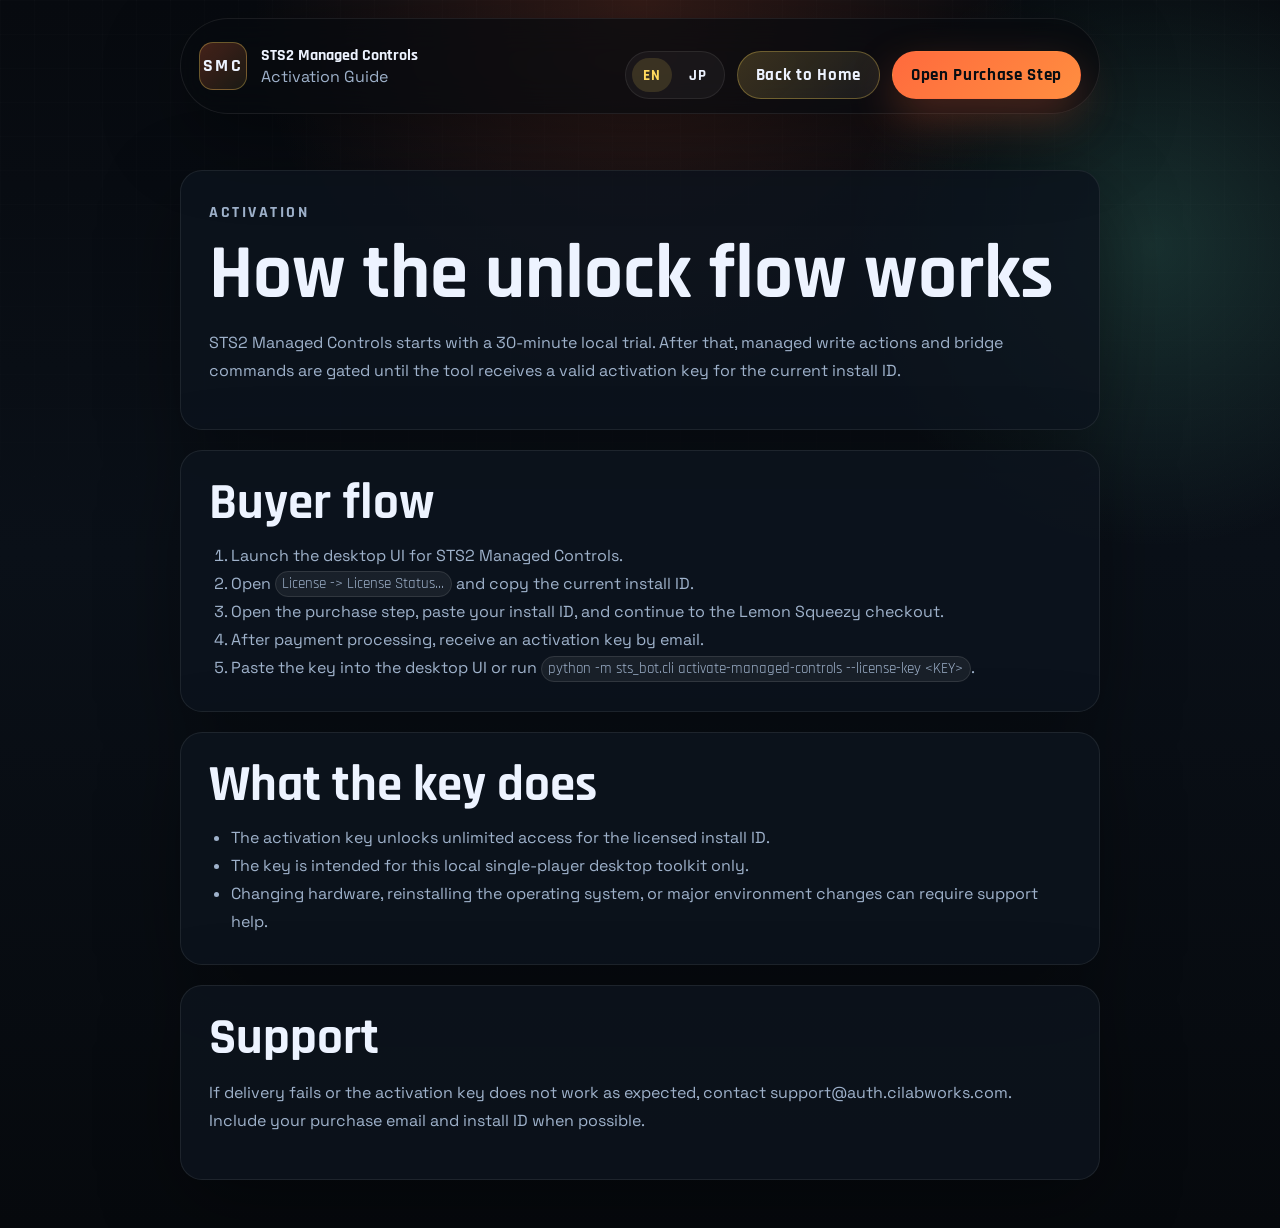
<file: docs/activation.html>
<!DOCTYPE html>
<html lang="en">
<head>
  <meta charset="utf-8">
  <meta name="viewport" content="width=device-width, initial-scale=1">
  <title>Activation Guide | STS2 Managed Controls</title>
  <meta
    name="description"
    content="Activation guide for STS2 Managed Controls. Learn how the local trial, install ID, Lemon Squeezy checkout, and activation key flow work."
  >
  <link rel="preconnect" href="https://fonts.googleapis.com">
  <link rel="preconnect" href="https://fonts.gstatic.com" crossorigin>
  <link
    href="https://fonts.googleapis.com/css2?family=Rajdhani:wght@500;600;700&family=Space+Grotesk:wght@400;500;700&display=swap"
    rel="stylesheet"
  >
  <link rel="stylesheet" href="styles.css">
</head>
<body class="theme-policy">
  <div class="page-shell">
    <header class="topbar">
      <a class="brand" href="index.html">
        <span class="brand-mark">SMC</span>
        <span class="brand-copy">
          <strong>STS2 Managed Controls</strong>
          <span>Activation Guide</span>
        </span>
      </a>
      <div class="policy-actions">
        <div class="language-switcher" aria-label="Language switcher">
          <span class="language-switcher-current">EN</span>
          <a href="jp.html" lang="ja">JP</a>
        </div>
        <a class="button button-secondary" href="index.html">Back to Home</a>
        <a class="button button-primary" href="purchase.html">Open Purchase Step</a>
      </div>
    </header>

    <main class="policy-main">
      <article class="policy-card">
        <p class="eyebrow">Activation</p>
        <h1>How the unlock flow works</h1>
        <p>
          STS2 Managed Controls starts with a 30-minute local trial. After that, managed write actions and bridge
          commands are gated until the tool receives a valid activation key for the current install ID.
        </p>
      </article>

      <article class="policy-card">
        <h2>Buyer flow</h2>
        <ol>
          <li>Launch the desktop UI for STS2 Managed Controls.</li>
          <li>Open <code>License -&gt; License Status...</code> and copy the current install ID.</li>
          <li>Open the purchase step, paste your install ID, and continue to the Lemon Squeezy checkout.</li>
          <li>After payment processing, receive an activation key by email.</li>
          <li>Paste the key into the desktop UI or run <code>python -m sts_bot.cli activate-managed-controls --license-key &lt;KEY&gt;</code>.</li>
        </ol>
      </article>

      <article class="policy-card">
        <h2>What the key does</h2>
        <ul>
          <li>The activation key unlocks unlimited access for the licensed install ID.</li>
          <li>The key is intended for this local single-player desktop toolkit only.</li>
          <li>Changing hardware, reinstalling the operating system, or major environment changes can require support help.</li>
        </ul>
      </article>

      <article class="policy-card">
        <h2>Support</h2>
        <p>
          If delivery fails or the activation key does not work as expected, contact
          <a href="mailto:support@auth.cilabworks.com">support@auth.cilabworks.com</a>.
          Include your purchase email and install ID when possible.
        </p>
      </article>
    </main>
  </div>
</body>
</html>
</file>
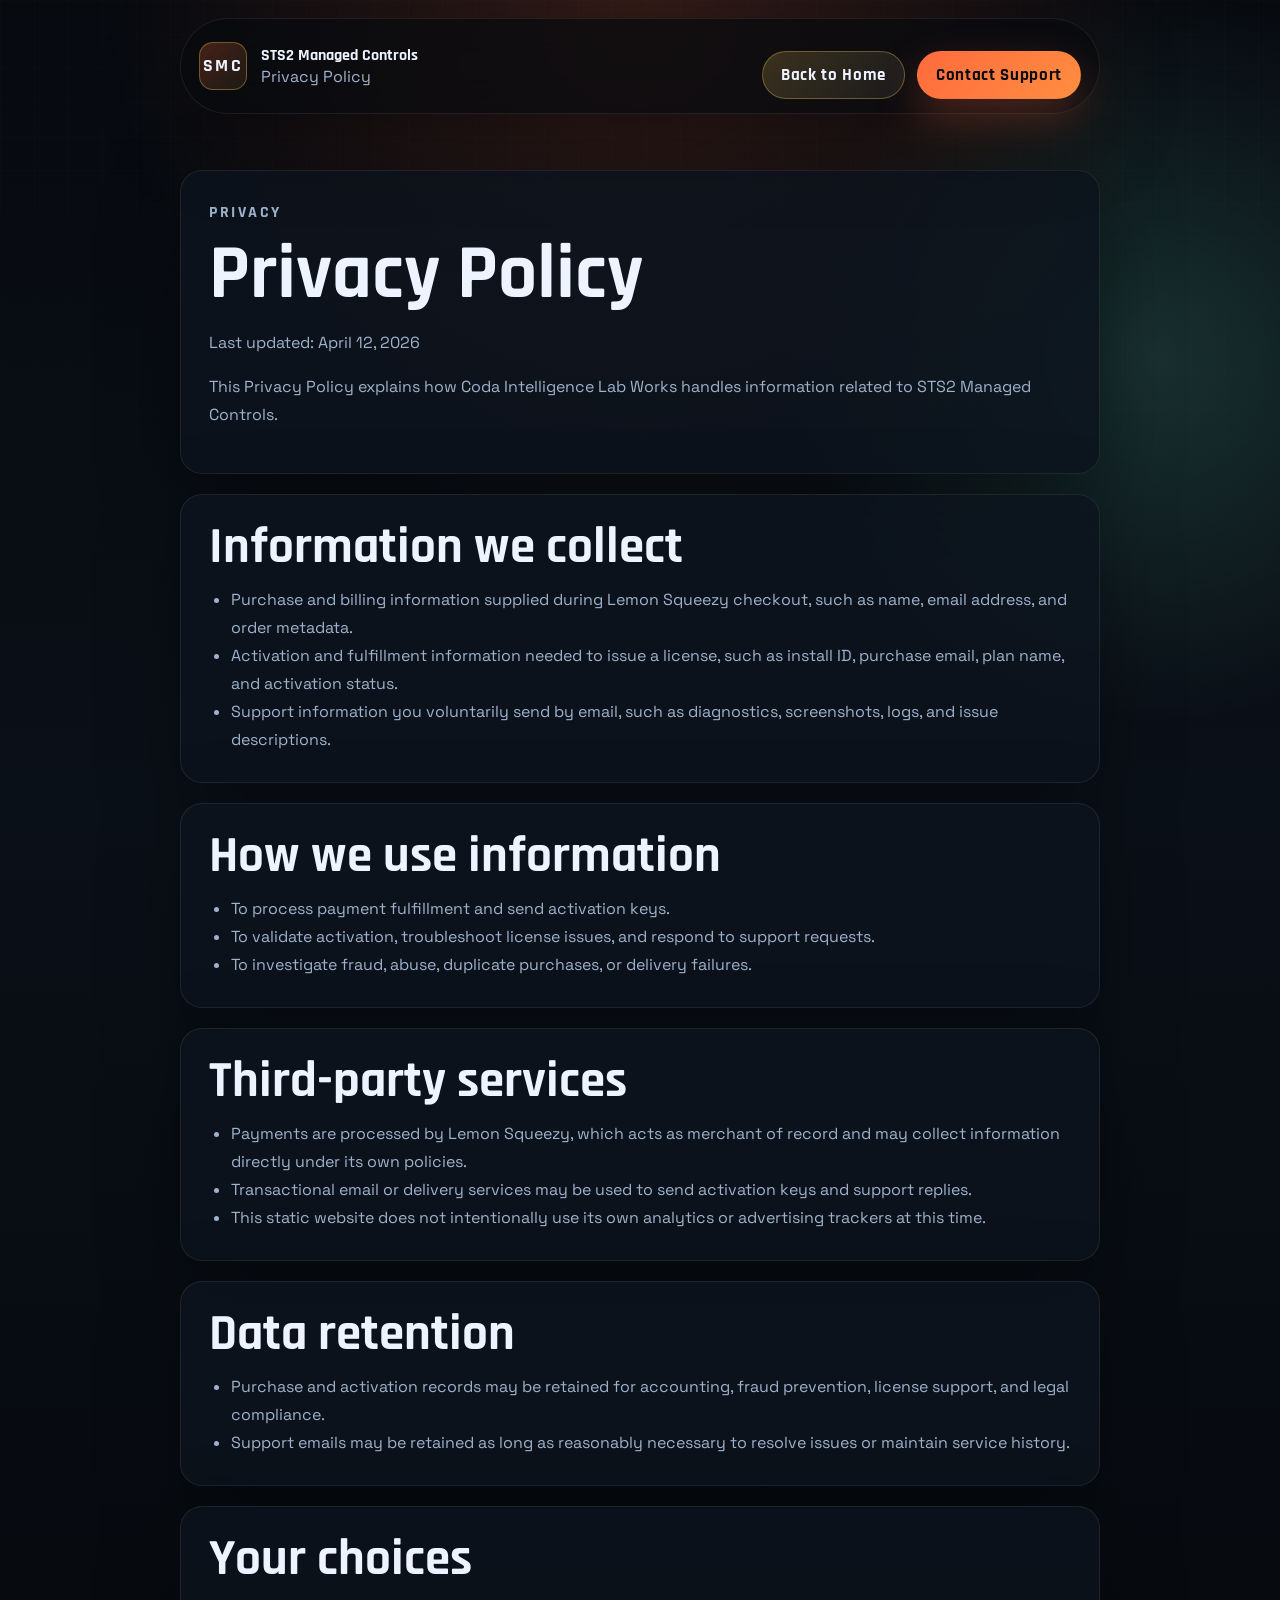
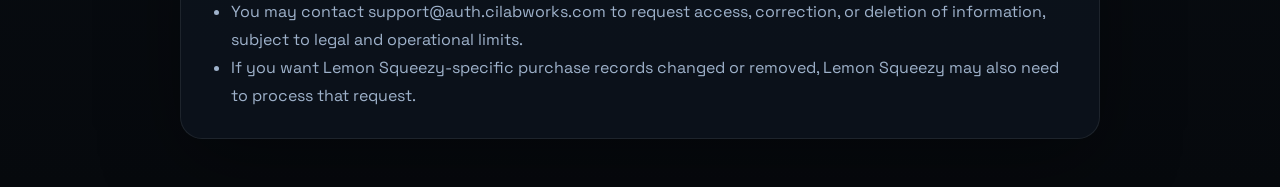
<file: docs/privacy.html>
<!DOCTYPE html>
<html lang="en">
<head>
  <meta charset="utf-8">
  <meta name="viewport" content="width=device-width, initial-scale=1">
  <title>Privacy Policy | STS2 Managed Controls</title>
  <meta
    name="description"
    content="Privacy Policy for STS2 Managed Controls."
  >
  <link rel="preconnect" href="https://fonts.googleapis.com">
  <link rel="preconnect" href="https://fonts.gstatic.com" crossorigin>
  <link
    href="https://fonts.googleapis.com/css2?family=Rajdhani:wght@500;600;700&family=Space+Grotesk:wght@400;500;700&display=swap"
    rel="stylesheet"
  >
  <link rel="stylesheet" href="styles.css">
</head>
<body class="theme-policy">
  <div class="page-shell">
    <header class="topbar">
      <a class="brand" href="index.html">
        <span class="brand-mark">SMC</span>
        <span class="brand-copy">
          <strong>STS2 Managed Controls</strong>
          <span>Privacy Policy</span>
        </span>
      </a>
      <div class="policy-actions">
        <a class="button button-secondary" href="index.html">Back to Home</a>
        <a class="button button-primary" href="mailto:support@auth.cilabworks.com">Contact Support</a>
      </div>
    </header>

    <main class="policy-main">
      <article class="policy-card">
        <p class="eyebrow">Privacy</p>
        <h1>Privacy Policy</h1>
        <p>Last updated: April 12, 2026</p>
        <p>
          This Privacy Policy explains how Coda Intelligence Lab Works handles information related to STS2 Managed Controls.
        </p>
      </article>

      <article class="policy-card">
        <h2>Information we collect</h2>
        <ul>
          <li>Purchase and billing information supplied during Lemon Squeezy checkout, such as name, email address, and order metadata.</li>
          <li>Activation and fulfillment information needed to issue a license, such as install ID, purchase email, plan name, and activation status.</li>
          <li>Support information you voluntarily send by email, such as diagnostics, screenshots, logs, and issue descriptions.</li>
        </ul>
      </article>

      <article class="policy-card">
        <h2>How we use information</h2>
        <ul>
          <li>To process payment fulfillment and send activation keys.</li>
          <li>To validate activation, troubleshoot license issues, and respond to support requests.</li>
          <li>To investigate fraud, abuse, duplicate purchases, or delivery failures.</li>
        </ul>
      </article>

      <article class="policy-card">
        <h2>Third-party services</h2>
        <ul>
          <li>Payments are processed by Lemon Squeezy, which acts as merchant of record and may collect information directly under its own policies.</li>
          <li>Transactional email or delivery services may be used to send activation keys and support replies.</li>
          <li>This static website does not intentionally use its own analytics or advertising trackers at this time.</li>
        </ul>
      </article>

      <article class="policy-card">
        <h2>Data retention</h2>
        <ul>
          <li>Purchase and activation records may be retained for accounting, fraud prevention, license support, and legal compliance.</li>
          <li>Support emails may be retained as long as reasonably necessary to resolve issues or maintain service history.</li>
        </ul>
      </article>

      <article class="policy-card">
        <h2>Your choices</h2>
        <ul>
          <li>You may contact <a href="mailto:support@auth.cilabworks.com">support@auth.cilabworks.com</a> to request access, correction, or deletion of information, subject to legal and operational limits.</li>
          <li>If you want Lemon Squeezy-specific purchase records changed or removed, Lemon Squeezy may also need to process that request.</li>
        </ul>
      </article>
    </main>
  </div>
</body>
</html>
</file>
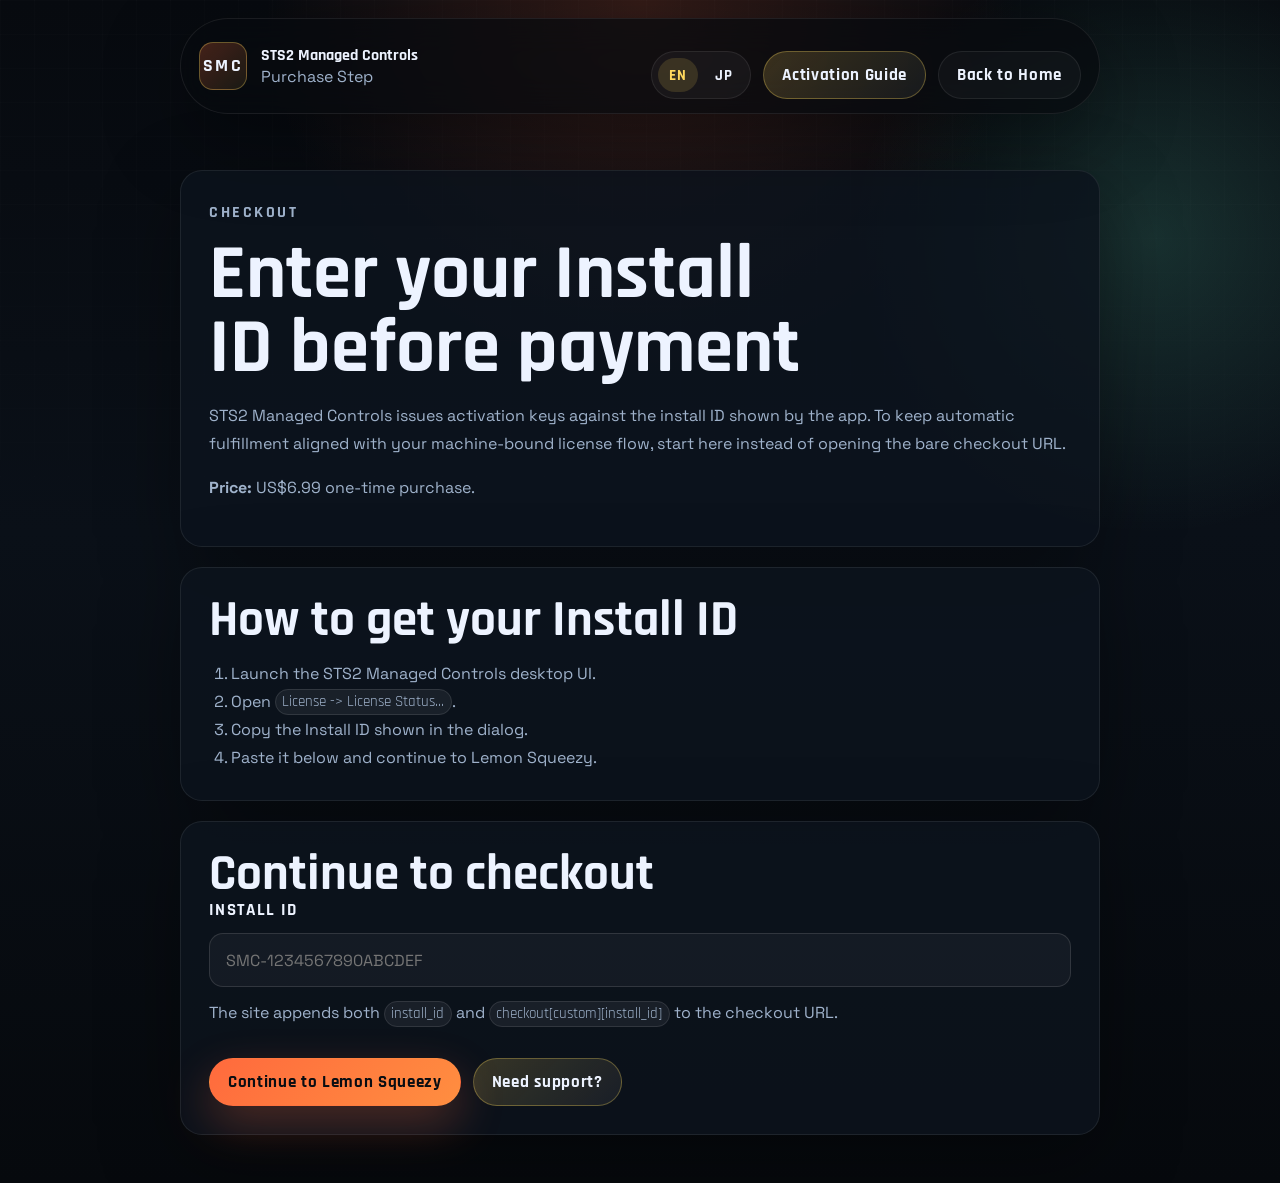
<file: docs/purchase.html>
<!DOCTYPE html>
<html lang="en">
<head>
  <meta charset="utf-8">
  <meta name="viewport" content="width=device-width, initial-scale=1">
  <title>Purchase | STS2 Managed Controls</title>
  <meta
    name="description"
    content="Purchase step for STS2 Managed Controls. Paste your install ID and continue to the Lemon Squeezy checkout."
  >
  <link rel="preconnect" href="https://fonts.googleapis.com">
  <link rel="preconnect" href="https://fonts.gstatic.com" crossorigin>
  <link
    href="https://fonts.googleapis.com/css2?family=Rajdhani:wght@500;600;700&family=Space+Grotesk:wght@400;500;700&display=swap"
    rel="stylesheet"
  >
  <link rel="stylesheet" href="styles.css">
</head>
<body class="theme-policy">
  <div class="page-shell">
    <header class="topbar">
      <a class="brand" href="index.html">
        <span class="brand-mark">SMC</span>
        <span class="brand-copy">
          <strong>STS2 Managed Controls</strong>
          <span>Purchase Step</span>
        </span>
      </a>
      <div class="policy-actions">
        <div class="language-switcher" aria-label="Language switcher">
          <span class="language-switcher-current">EN</span>
          <a href="jp.html" lang="ja">JP</a>
        </div>
        <a class="button button-secondary" href="activation.html">Activation Guide</a>
        <a class="button button-ghost" href="index.html">Back to Home</a>
      </div>
    </header>

    <main class="policy-main">
      <article class="policy-card">
        <p class="eyebrow">Checkout</p>
        <h1>Enter your Install ID before payment</h1>
        <p>
          STS2 Managed Controls issues activation keys against the install ID shown by the app. To keep automatic
          fulfillment aligned with your machine-bound license flow, start here instead of opening the bare checkout URL.
        </p>
        <p><strong>Price:</strong> US$6.99 one-time purchase.</p>
      </article>

      <article class="policy-card">
        <h2>How to get your Install ID</h2>
        <ol>
          <li>Launch the STS2 Managed Controls desktop UI.</li>
          <li>Open <code>License -&gt; License Status...</code>.</li>
          <li>Copy the Install ID shown in the dialog.</li>
          <li>Paste it below and continue to Lemon Squeezy.</li>
        </ol>
      </article>

      <article class="policy-card">
        <h2>Continue to checkout</h2>
        <form class="purchase-form" id="purchase-form">
          <label class="field-label" for="install-id">Install ID</label>
          <input
            id="install-id"
            class="field-input"
            name="install_id"
            type="text"
            placeholder="SMC-1234567890ABCDEF"
            autocomplete="off"
            required
          >
          <p class="field-help">
            The site appends both <code>install_id</code> and <code>checkout[custom][install_id]</code> to the checkout URL.
          </p>
          <div class="policy-actions">
            <button class="button button-primary" type="submit">Continue to Lemon Squeezy</button>
            <a class="button button-secondary" href="mailto:support@auth.cilabworks.com">Need support?</a>
          </div>
        </form>
      </article>
    </main>
  </div>

  <script>
    (function () {
      const checkoutBase = "https://cilabworks.lemonsqueezy.com/checkout/buy/426f640c-66bd-4ab1-a1b6-6c18b447d8fd";
      const form = document.getElementById("purchase-form");
      const input = document.getElementById("install-id");
      const params = new URLSearchParams(window.location.search);
      const existingInstallId = params.get("install_id");

      if (existingInstallId) {
        input.value = existingInstallId;
      }

      form.addEventListener("submit", function (event) {
        event.preventDefault();
        const installId = input.value.trim();
        if (!installId) {
          input.focus();
          return;
        }

        const checkoutUrl = new URL(checkoutBase);
        checkoutUrl.searchParams.set("install_id", installId);
        checkoutUrl.searchParams.set("checkout[custom][install_id]", installId);
        window.location.href = checkoutUrl.toString();
      });
    }());
  </script>
</body>
</html>
</file>
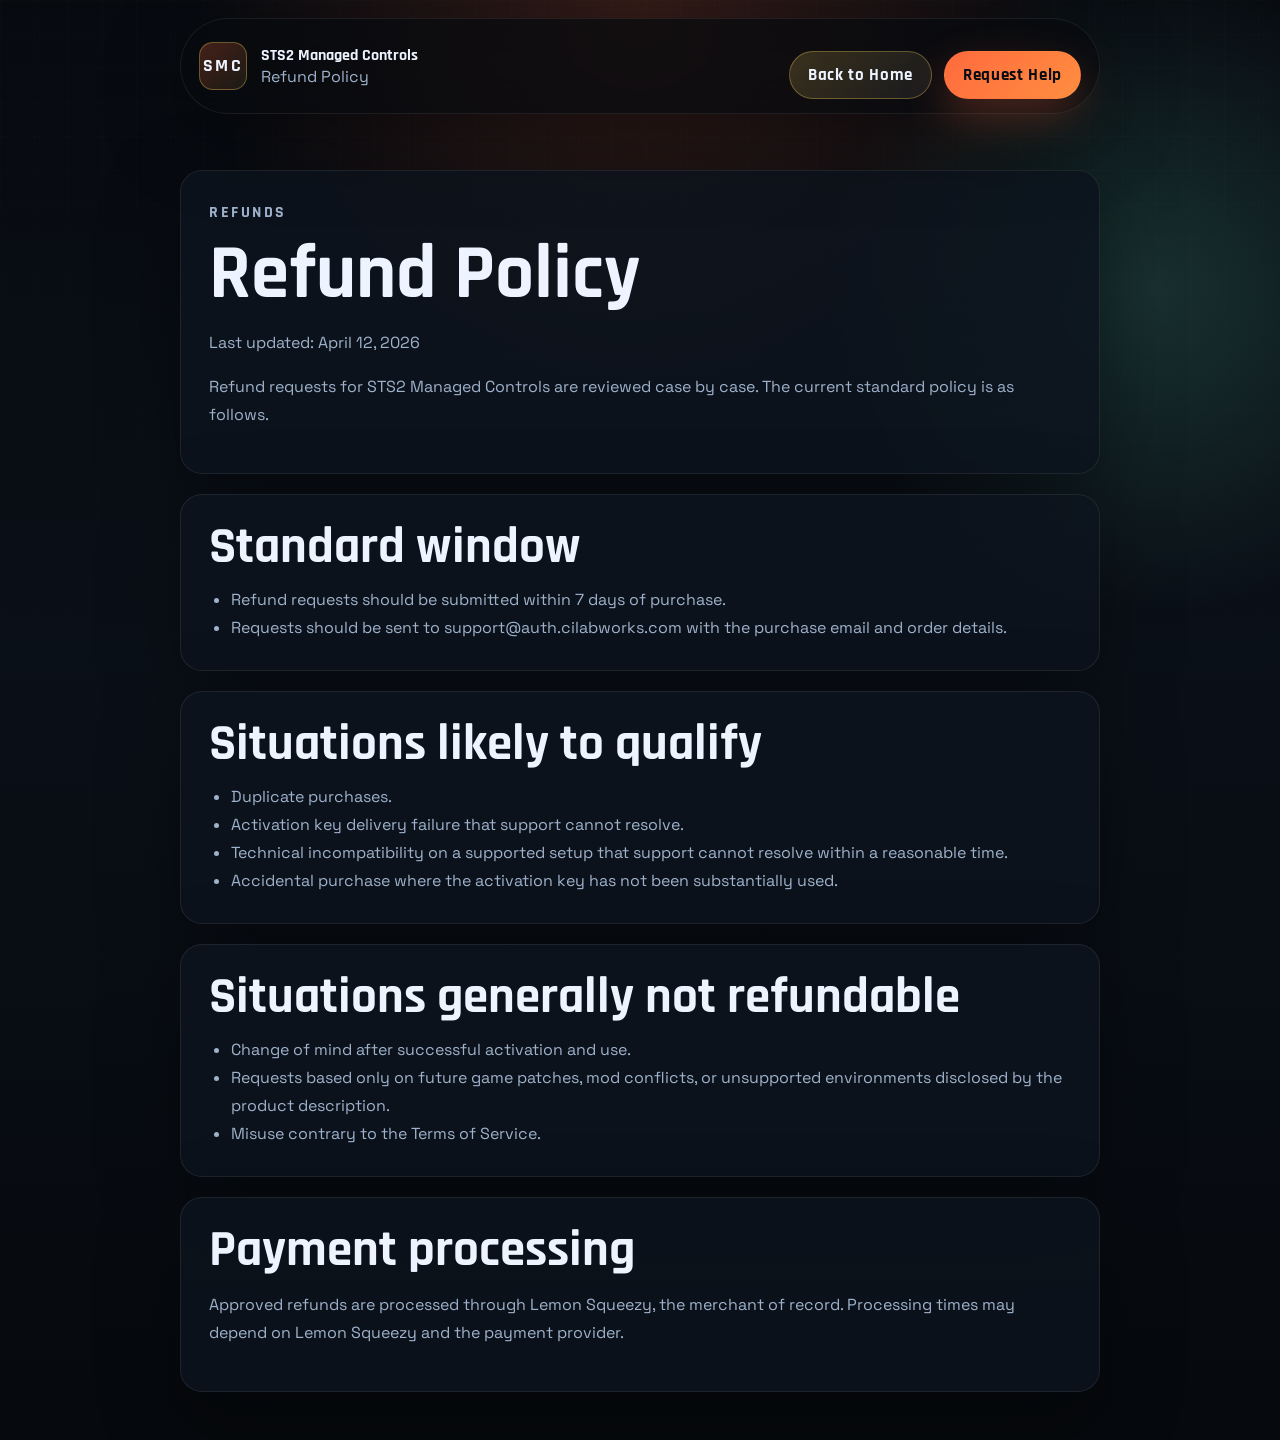
<file: docs/refund.html>
<!DOCTYPE html>
<html lang="en">
<head>
  <meta charset="utf-8">
  <meta name="viewport" content="width=device-width, initial-scale=1">
  <title>Refund Policy | STS2 Managed Controls</title>
  <meta
    name="description"
    content="Refund Policy for STS2 Managed Controls."
  >
  <link rel="preconnect" href="https://fonts.googleapis.com">
  <link rel="preconnect" href="https://fonts.gstatic.com" crossorigin>
  <link
    href="https://fonts.googleapis.com/css2?family=Rajdhani:wght@500;600;700&family=Space+Grotesk:wght@400;500;700&display=swap"
    rel="stylesheet"
  >
  <link rel="stylesheet" href="styles.css">
</head>
<body class="theme-policy">
  <div class="page-shell">
    <header class="topbar">
      <a class="brand" href="index.html">
        <span class="brand-mark">SMC</span>
        <span class="brand-copy">
          <strong>STS2 Managed Controls</strong>
          <span>Refund Policy</span>
        </span>
      </a>
      <div class="policy-actions">
        <a class="button button-secondary" href="index.html">Back to Home</a>
        <a class="button button-primary" href="mailto:support@auth.cilabworks.com">Request Help</a>
      </div>
    </header>

    <main class="policy-main">
      <article class="policy-card">
        <p class="eyebrow">Refunds</p>
        <h1>Refund Policy</h1>
        <p>Last updated: April 12, 2026</p>
        <p>
          Refund requests for STS2 Managed Controls are reviewed case by case. The current standard policy is as follows.
        </p>
      </article>

      <article class="policy-card">
        <h2>Standard window</h2>
        <ul>
          <li>Refund requests should be submitted within 7 days of purchase.</li>
          <li>Requests should be sent to <a href="mailto:support@auth.cilabworks.com">support@auth.cilabworks.com</a> with the purchase email and order details.</li>
        </ul>
      </article>

      <article class="policy-card">
        <h2>Situations likely to qualify</h2>
        <ul>
          <li>Duplicate purchases.</li>
          <li>Activation key delivery failure that support cannot resolve.</li>
          <li>Technical incompatibility on a supported setup that support cannot resolve within a reasonable time.</li>
          <li>Accidental purchase where the activation key has not been substantially used.</li>
        </ul>
      </article>

      <article class="policy-card">
        <h2>Situations generally not refundable</h2>
        <ul>
          <li>Change of mind after successful activation and use.</li>
          <li>Requests based only on future game patches, mod conflicts, or unsupported environments disclosed by the product description.</li>
          <li>Misuse contrary to the Terms of Service.</li>
        </ul>
      </article>

      <article class="policy-card">
        <h2>Payment processing</h2>
        <p>
          Approved refunds are processed through Lemon Squeezy, the merchant of record. Processing times may depend on
          Lemon Squeezy and the payment provider.
        </p>
      </article>
    </main>
  </div>
</body>
</html>
</file>
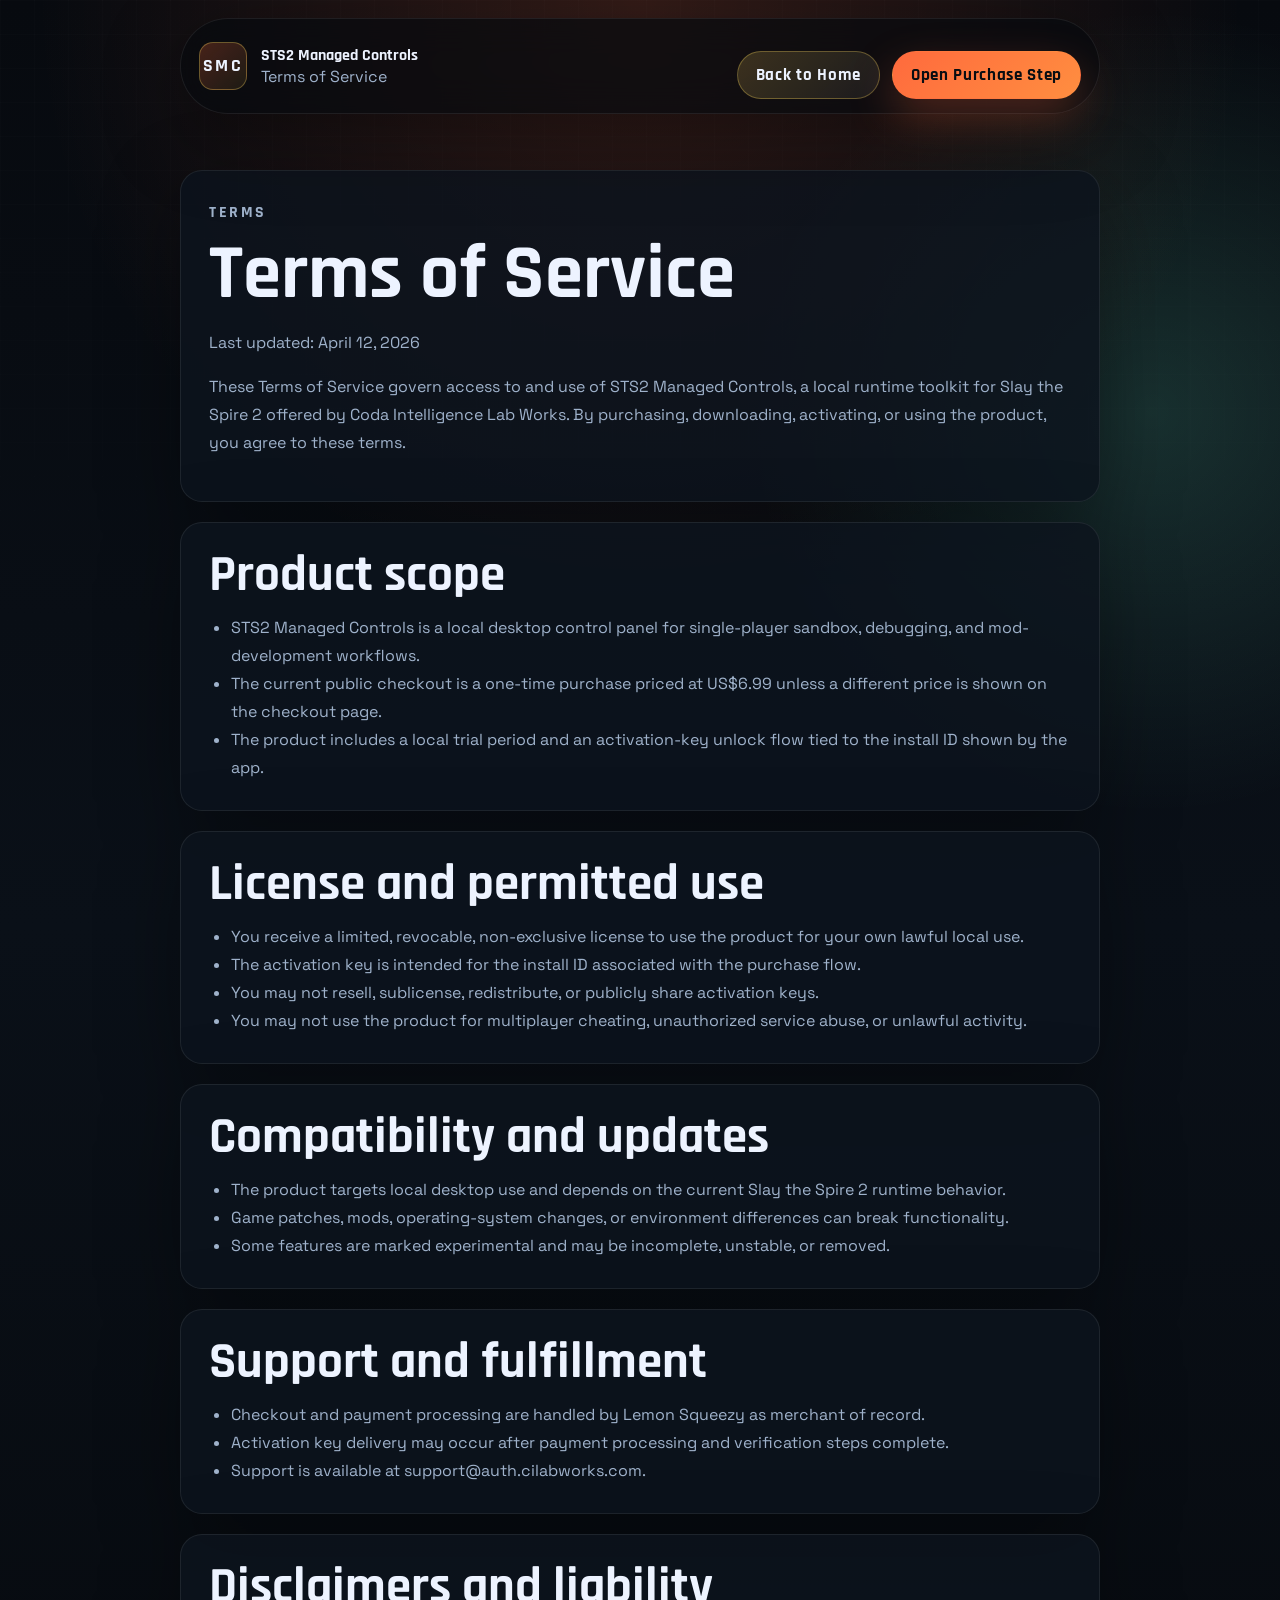
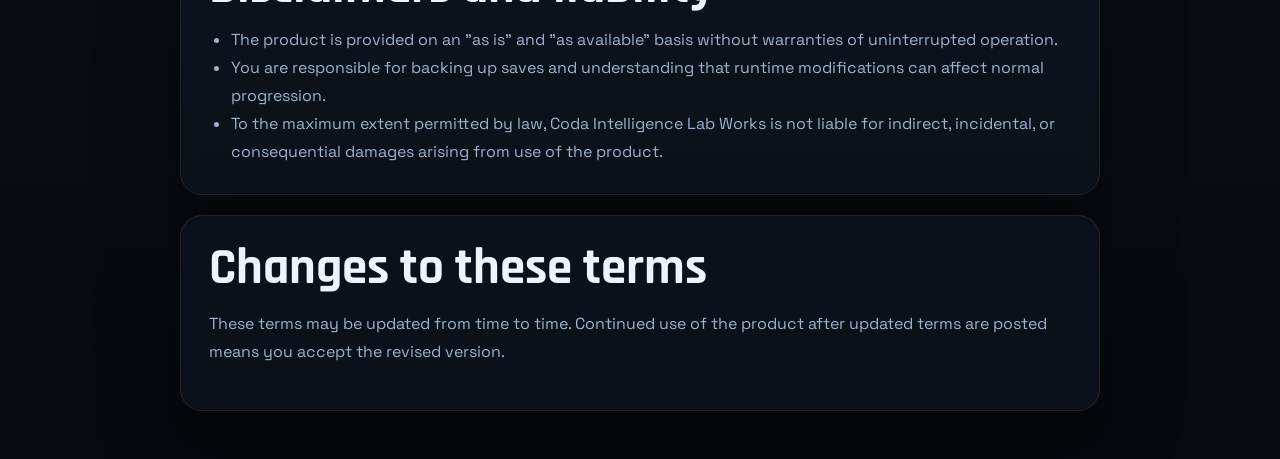
<file: docs/terms.html>
<!DOCTYPE html>
<html lang="en">
<head>
  <meta charset="utf-8">
  <meta name="viewport" content="width=device-width, initial-scale=1">
  <title>Terms of Service | STS2 Managed Controls</title>
  <meta
    name="description"
    content="Terms of Service for STS2 Managed Controls, a local single-player runtime toolkit for Slay the Spire 2."
  >
  <link rel="preconnect" href="https://fonts.googleapis.com">
  <link rel="preconnect" href="https://fonts.gstatic.com" crossorigin>
  <link
    href="https://fonts.googleapis.com/css2?family=Rajdhani:wght@500;600;700&family=Space+Grotesk:wght@400;500;700&display=swap"
    rel="stylesheet"
  >
  <link rel="stylesheet" href="styles.css">
</head>
<body class="theme-policy">
  <div class="page-shell">
    <header class="topbar">
      <a class="brand" href="index.html">
        <span class="brand-mark">SMC</span>
        <span class="brand-copy">
          <strong>STS2 Managed Controls</strong>
          <span>Terms of Service</span>
        </span>
      </a>
      <div class="policy-actions">
        <a class="button button-secondary" href="index.html">Back to Home</a>
        <a class="button button-primary" href="purchase.html">Open Purchase Step</a>
      </div>
    </header>

    <main class="policy-main">
      <article class="policy-card">
        <p class="eyebrow">Terms</p>
        <h1>Terms of Service</h1>
        <p>Last updated: April 12, 2026</p>
        <p>
          These Terms of Service govern access to and use of STS2 Managed Controls, a local runtime toolkit for
          Slay the Spire 2 offered by Coda Intelligence Lab Works. By purchasing, downloading, activating, or using
          the product, you agree to these terms.
        </p>
      </article>

      <article class="policy-card">
        <h2>Product scope</h2>
        <ul>
          <li>STS2 Managed Controls is a local desktop control panel for single-player sandbox, debugging, and mod-development workflows.</li>
          <li>The current public checkout is a one-time purchase priced at US$6.99 unless a different price is shown on the checkout page.</li>
          <li>The product includes a local trial period and an activation-key unlock flow tied to the install ID shown by the app.</li>
        </ul>
      </article>

      <article class="policy-card">
        <h2>License and permitted use</h2>
        <ul>
          <li>You receive a limited, revocable, non-exclusive license to use the product for your own lawful local use.</li>
          <li>The activation key is intended for the install ID associated with the purchase flow.</li>
          <li>You may not resell, sublicense, redistribute, or publicly share activation keys.</li>
          <li>You may not use the product for multiplayer cheating, unauthorized service abuse, or unlawful activity.</li>
        </ul>
      </article>

      <article class="policy-card">
        <h2>Compatibility and updates</h2>
        <ul>
          <li>The product targets local desktop use and depends on the current Slay the Spire 2 runtime behavior.</li>
          <li>Game patches, mods, operating-system changes, or environment differences can break functionality.</li>
          <li>Some features are marked experimental and may be incomplete, unstable, or removed.</li>
        </ul>
      </article>

      <article class="policy-card">
        <h2>Support and fulfillment</h2>
        <ul>
          <li>Checkout and payment processing are handled by Lemon Squeezy as merchant of record.</li>
          <li>Activation key delivery may occur after payment processing and verification steps complete.</li>
          <li>Support is available at <a href="mailto:support@auth.cilabworks.com">support@auth.cilabworks.com</a>.</li>
        </ul>
      </article>

      <article class="policy-card">
        <h2>Disclaimers and liability</h2>
        <ul>
          <li>The product is provided on an &quot;as is&quot; and &quot;as available&quot; basis without warranties of uninterrupted operation.</li>
          <li>You are responsible for backing up saves and understanding that runtime modifications can affect normal progression.</li>
          <li>To the maximum extent permitted by law, Coda Intelligence Lab Works is not liable for indirect, incidental, or consequential damages arising from use of the product.</li>
        </ul>
      </article>

      <article class="policy-card">
        <h2>Changes to these terms</h2>
        <p>
          These terms may be updated from time to time. Continued use of the product after updated terms are posted
          means you accept the revised version.
        </p>
      </article>
    </main>
  </div>
</body>
</html>
</file>
<file: docs/styles.css>
:root {
  --bg: #090d12;
  --bg-soft: #111925;
  --panel: rgba(13, 20, 30, 0.82);
  --panel-strong: #0f1824;
  --line: rgba(255, 255, 255, 0.08);
  --text: #edf3ff;
  --muted: #9fb2cb;
  --accent: #ff6a3d;
  --accent-2: #ffd95e;
  --signal: #74ffd4;
  --warning: #ffb86a;
  --shadow: 0 24px 80px rgba(0, 0, 0, 0.35);
  --radius: 22px;
  --content: 1180px;
}

* {
  box-sizing: border-box;
}

html {
  scroll-behavior: smooth;
}

body {
  margin: 0;
  color: var(--text);
  background:
    radial-gradient(circle at top, rgba(255, 106, 61, 0.18), transparent 28%),
    radial-gradient(circle at 90% 20%, rgba(116, 255, 212, 0.15), transparent 20%),
    linear-gradient(180deg, #070a0f 0%, #0a1018 45%, #06090d 100%);
  font-family: "Space Grotesk", sans-serif;
}

body.theme-jp {
  font-family: "Noto Sans JP", "Space Grotesk", sans-serif;
}

.theme-jp {
  font-family: "Noto Sans JP", "Space Grotesk", sans-serif;
}

.theme-jp .brand-copy strong,
.theme-jp .topnav,
.theme-jp .eyebrow,
.theme-jp h1,
.theme-jp h2,
.theme-jp h3,
.theme-jp .button,
.theme-jp .price-line strong,
.theme-jp .field-label {
  font-family: "Noto Sans JP", "Space Grotesk", sans-serif;
}

body::before {
  position: fixed;
  inset: 0;
  z-index: -1;
  background:
    linear-gradient(rgba(255, 255, 255, 0.03) 1px, transparent 1px),
    linear-gradient(90deg, rgba(255, 255, 255, 0.03) 1px, transparent 1px);
  background-size: 34px 34px;
  mask-image: linear-gradient(180deg, rgba(0, 0, 0, 0.42), transparent 92%);
  content: "";
}

a {
  color: inherit;
  text-decoration: none;
}

img,
video {
  display: block;
  max-width: 100%;
  border-radius: calc(var(--radius) - 6px);
}

code {
  padding: 0.15rem 0.4rem;
  border: 1px solid rgba(255, 255, 255, 0.1);
  border-radius: 999px;
  background: rgba(255, 255, 255, 0.06);
  font-family: "Rajdhani", sans-serif;
  font-size: 0.95em;
}

.page-shell {
  width: min(calc(100% - 32px), var(--content));
  margin: 0 auto;
  padding-bottom: 48px;
}

.topbar {
  position: sticky;
  top: 0;
  z-index: 10;
  display: flex;
  align-items: center;
  justify-content: space-between;
  gap: 18px;
  margin-top: 18px;
  padding: 14px 18px;
  border: 1px solid var(--line);
  border-radius: 999px;
  background: rgba(7, 10, 15, 0.72);
  backdrop-filter: blur(18px);
  box-shadow: var(--shadow);
}

.brand {
  display: inline-flex;
  align-items: center;
  gap: 14px;
}

.brand-mark {
  display: grid;
  place-items: center;
  width: 48px;
  height: 48px;
  border: 1px solid rgba(255, 217, 94, 0.32);
  border-radius: 14px;
  background: linear-gradient(135deg, rgba(255, 106, 61, 0.25), rgba(255, 217, 94, 0.08));
  font-family: "Rajdhani", sans-serif;
  font-size: 1.1rem;
  font-weight: 700;
  letter-spacing: 0.12em;
}

.brand-copy {
  display: grid;
}

.brand-copy strong,
.topnav,
.eyebrow,
h1,
h2,
h3,
.button,
.status-pill,
.price-line strong {
  font-family: "Rajdhani", sans-serif;
}

.brand-copy span,
.topnav a,
.footer,
.lede,
.feature-card p,
.faq-card p,
.split-card p,
.timeline p,
.proof-card p {
  color: var(--muted);
}

.topnav {
  display: inline-flex;
  flex-wrap: wrap;
  gap: 16px;
  font-size: 1.05rem;
}

.topbar-actions {
  display: inline-flex;
  align-items: center;
  gap: 12px;
}

.language-switcher {
  display: inline-flex;
  align-items: center;
  gap: 6px;
  padding: 6px;
  border: 1px solid var(--line);
  border-radius: 999px;
  background: rgba(255, 255, 255, 0.04);
}

.language-switcher a,
.language-switcher span {
  display: inline-flex;
  align-items: center;
  justify-content: center;
  min-width: 40px;
  min-height: 34px;
  padding: 0 10px;
  border-radius: 999px;
  font-family: "Rajdhani", sans-serif;
  font-size: 0.95rem;
  font-weight: 700;
  letter-spacing: 0.08em;
  text-transform: uppercase;
}

.language-switcher-current {
  background: rgba(255, 217, 94, 0.14);
  color: var(--accent-2);
}

.language-switcher a:hover {
  color: var(--accent-2);
}

.topnav a:hover,
.footer-links a:hover {
  color: var(--accent-2);
}

.button {
  display: inline-flex;
  align-items: center;
  justify-content: center;
  min-height: 48px;
  padding: 0 18px;
  border: 1px solid transparent;
  border-radius: 999px;
  font-size: 1.05rem;
  font-weight: 700;
  letter-spacing: 0.04em;
  transition: transform 0.2s ease, border-color 0.2s ease, background 0.2s ease;
}

.button:hover {
  transform: translateY(-1px);
}

.button-primary {
  background: linear-gradient(135deg, var(--accent), #ff8e40);
  color: #090d12;
  box-shadow: 0 18px 45px rgba(255, 106, 61, 0.28);
}

.button-secondary {
  border-color: rgba(255, 217, 94, 0.3);
  background: linear-gradient(135deg, rgba(255, 217, 94, 0.18), rgba(255, 255, 255, 0.06));
}

.button-ghost {
  border-color: var(--line);
  background: rgba(255, 255, 255, 0.03);
}

.hero {
  display: grid;
  grid-template-columns: 1.1fr 0.9fr;
  gap: 28px;
  padding: 68px 0 36px;
}

.hero-copy,
.hero-panel-card,
.proof-card,
.feature-card,
.split-card,
.video-card,
.pricing-card,
.faq-card,
.policy-card,
.timeline article {
  border: 1px solid var(--line);
  border-radius: var(--radius);
  background: var(--panel);
  box-shadow: var(--shadow);
}

.hero-copy {
  padding: 34px;
}

.hero-panel-card {
  padding: 18px;
  background:
    linear-gradient(180deg, rgba(255, 106, 61, 0.08), transparent 24%),
    rgba(9, 14, 21, 0.92);
}

.eyebrow {
  margin: 0 0 12px;
  color: var(--accent-2);
  font-size: 1rem;
  font-weight: 700;
  letter-spacing: 0.16em;
  text-transform: uppercase;
}

h1,
h2,
h3 {
  margin: 0;
  line-height: 0.96;
  font-weight: 700;
}

h1 {
  font-size: clamp(3.2rem, 6vw, 5.8rem);
  text-wrap: balance;
}

h2 {
  font-size: clamp(2.2rem, 4vw, 3.5rem);
}

h3 {
  font-size: 1.8rem;
}

.lede {
  max-width: 60ch;
  margin: 18px 0 0;
  font-size: 1.08rem;
  line-height: 1.7;
}

.hero-actions {
  display: flex;
  flex-wrap: wrap;
  gap: 14px;
  margin-top: 28px;
}

.hero-points,
.checklist {
  display: grid;
  gap: 10px;
  padding: 0;
  margin: 28px 0 0;
  list-style: none;
}

.hero-points li,
.checklist li {
  position: relative;
  padding-left: 24px;
  color: var(--muted);
}

.hero-points li::before,
.checklist li::before {
  position: absolute;
  top: 0.08rem;
  left: 0;
  color: var(--signal);
  content: "+";
}

.status-row {
  display: flex;
  align-items: center;
  justify-content: space-between;
  gap: 12px;
  margin-bottom: 16px;
}

.status-pill {
  display: inline-flex;
  align-items: center;
  min-height: 32px;
  padding: 0 12px;
  border-radius: 999px;
  background: rgba(116, 255, 212, 0.13);
  color: var(--signal);
  font-size: 0.95rem;
  font-weight: 700;
  letter-spacing: 0.12em;
  text-transform: uppercase;
}

.status-text {
  color: var(--muted);
  font-size: 0.95rem;
}

.stat-grid,
.feature-grid,
.faq-grid {
  display: grid;
  gap: 18px;
}

.stat-grid {
  grid-template-columns: repeat(3, 1fr);
  margin-top: 18px;
}

.stat-grid article {
  padding: 14px;
  border: 1px solid rgba(255, 255, 255, 0.07);
  border-radius: 16px;
  background: rgba(255, 255, 255, 0.03);
}

.stat-grid span {
  display: block;
  color: var(--muted);
  font-size: 0.92rem;
}

.stat-grid strong {
  display: block;
  margin-top: 6px;
  font-size: 1rem;
  line-height: 1.3;
}

.pulse-strip {
  display: flex;
  flex-wrap: wrap;
  gap: 12px;
  padding: 12px 0 0;
}

.pulse-strip div {
  padding: 10px 14px;
  border: 1px solid rgba(255, 255, 255, 0.08);
  border-radius: 999px;
  background: rgba(255, 255, 255, 0.03);
  color: var(--muted);
}

.section {
  padding: 60px 0 0;
}

.section-heading {
  max-width: 780px;
  margin-bottom: 24px;
}

.section-heading p:last-child {
  line-height: 1.7;
}

.proof-grid,
.split-section,
.video-grid {
  display: grid;
  gap: 20px;
}

.proof-grid,
.split-section {
  grid-template-columns: repeat(2, minmax(0, 1fr));
}

.video-grid {
  grid-template-columns: repeat(2, minmax(0, 1fr));
  margin-top: 20px;
}

.proof-card,
.video-card,
.pricing-card,
.faq-card,
.policy-card,
.split-card {
  padding: 24px;
}

.media-card {
  overflow: hidden;
}

.proof-video-card {
  display: grid;
  gap: 14px;
}

.proof-video-card p {
  margin: 0;
}

.feature-grid {
  grid-template-columns: repeat(3, minmax(0, 1fr));
}

.feature-card {
  padding: 22px;
}

.feature-card p,
.faq-card p,
.split-card p,
.proof-card p,
.timeline p {
  margin-top: 12px;
  line-height: 1.7;
}

.split-card-warning {
  background:
    linear-gradient(180deg, rgba(255, 184, 106, 0.08), transparent 26%),
    rgba(11, 17, 25, 0.9);
}

.timeline {
  display: grid;
  grid-template-columns: repeat(4, minmax(0, 1fr));
  gap: 18px;
}

.timeline article {
  padding: 22px;
}

.timeline span {
  display: inline-flex;
  align-items: center;
  justify-content: center;
  width: 44px;
  height: 44px;
  border-radius: 12px;
  background: rgba(255, 106, 61, 0.14);
  color: var(--accent-2);
  font-family: "Rajdhani", sans-serif;
  font-size: 1.1rem;
  font-weight: 700;
}

.timeline h3 {
  margin-top: 16px;
  font-size: 1.55rem;
}

.pricing-section {
  display: flex;
  justify-content: center;
}

.pricing-card {
  width: min(100%, 780px);
  background:
    radial-gradient(circle at top right, rgba(255, 106, 61, 0.18), transparent 28%),
    rgba(9, 14, 21, 0.94);
}

.price-line {
  display: flex;
  align-items: baseline;
  gap: 16px;
  margin-top: 18px;
}

.price-line strong {
  font-size: clamp(3rem, 7vw, 5.2rem);
}

.price-line span {
  color: var(--muted);
  font-size: 1.05rem;
}

.faq-grid {
  grid-template-columns: repeat(2, minmax(0, 1fr));
}

.footer {
  display: flex;
  align-items: center;
  justify-content: space-between;
  gap: 18px;
  margin-top: 60px;
  padding: 24px 0 8px;
  border-top: 1px solid var(--line);
}

.footer-links {
  display: flex;
  flex-wrap: wrap;
  gap: 14px;
}

.theme-policy .page-shell {
  width: min(calc(100% - 32px), 920px);
}

.policy-main {
  padding-top: 56px;
}

.policy-card {
  padding: 28px;
}

.policy-card + .policy-card {
  margin-top: 20px;
}

.policy-card p,
.policy-card li,
.policy-card ol {
  color: var(--muted);
  line-height: 1.75;
}

.policy-card ol,
.policy-card ul {
  margin: 14px 0 0;
  padding-left: 22px;
}

.policy-actions {
  display: flex;
  flex-wrap: wrap;
  gap: 12px;
  margin-top: 18px;
}

.purchase-form {
  display: grid;
  gap: 12px;
}

.field-label {
  font-family: "Rajdhani", sans-serif;
  font-size: 1.05rem;
  font-weight: 700;
  letter-spacing: 0.08em;
  text-transform: uppercase;
}

.field-input {
  width: 100%;
  min-height: 54px;
  padding: 0 16px;
  border: 1px solid rgba(255, 255, 255, 0.12);
  border-radius: 14px;
  background: rgba(255, 255, 255, 0.04);
  color: var(--text);
  font: inherit;
}

.field-help {
  margin: 0;
}

@media (max-width: 1080px) {
  .hero,
  .proof-grid,
  .video-grid,
  .split-section,
  .feature-grid,
  .timeline,
  .faq-grid {
    grid-template-columns: 1fr;
  }

  .stat-grid {
    grid-template-columns: 1fr;
  }
}

@media (max-width: 760px) {
  .page-shell {
    width: min(calc(100% - 20px), var(--content));
  }

  .topbar,
  .footer {
    border-radius: 24px;
    flex-direction: column;
    align-items: flex-start;
  }

  .topnav {
    gap: 12px;
  }

  .topbar-actions {
    width: 100%;
    flex-wrap: wrap;
  }

  .hero {
    padding-top: 44px;
  }

  .hero-copy,
  .hero-panel-card,
  .proof-card,
  .video-card,
  .feature-card,
  .split-card,
  .pricing-card,
  .faq-card,
  .policy-card,
  .timeline article {
    padding: 20px;
  }

  h1 {
    line-height: 1;
  }

  .hero-actions,
  .policy-actions {
    flex-direction: column;
    align-items: stretch;
  }
}
</file>
